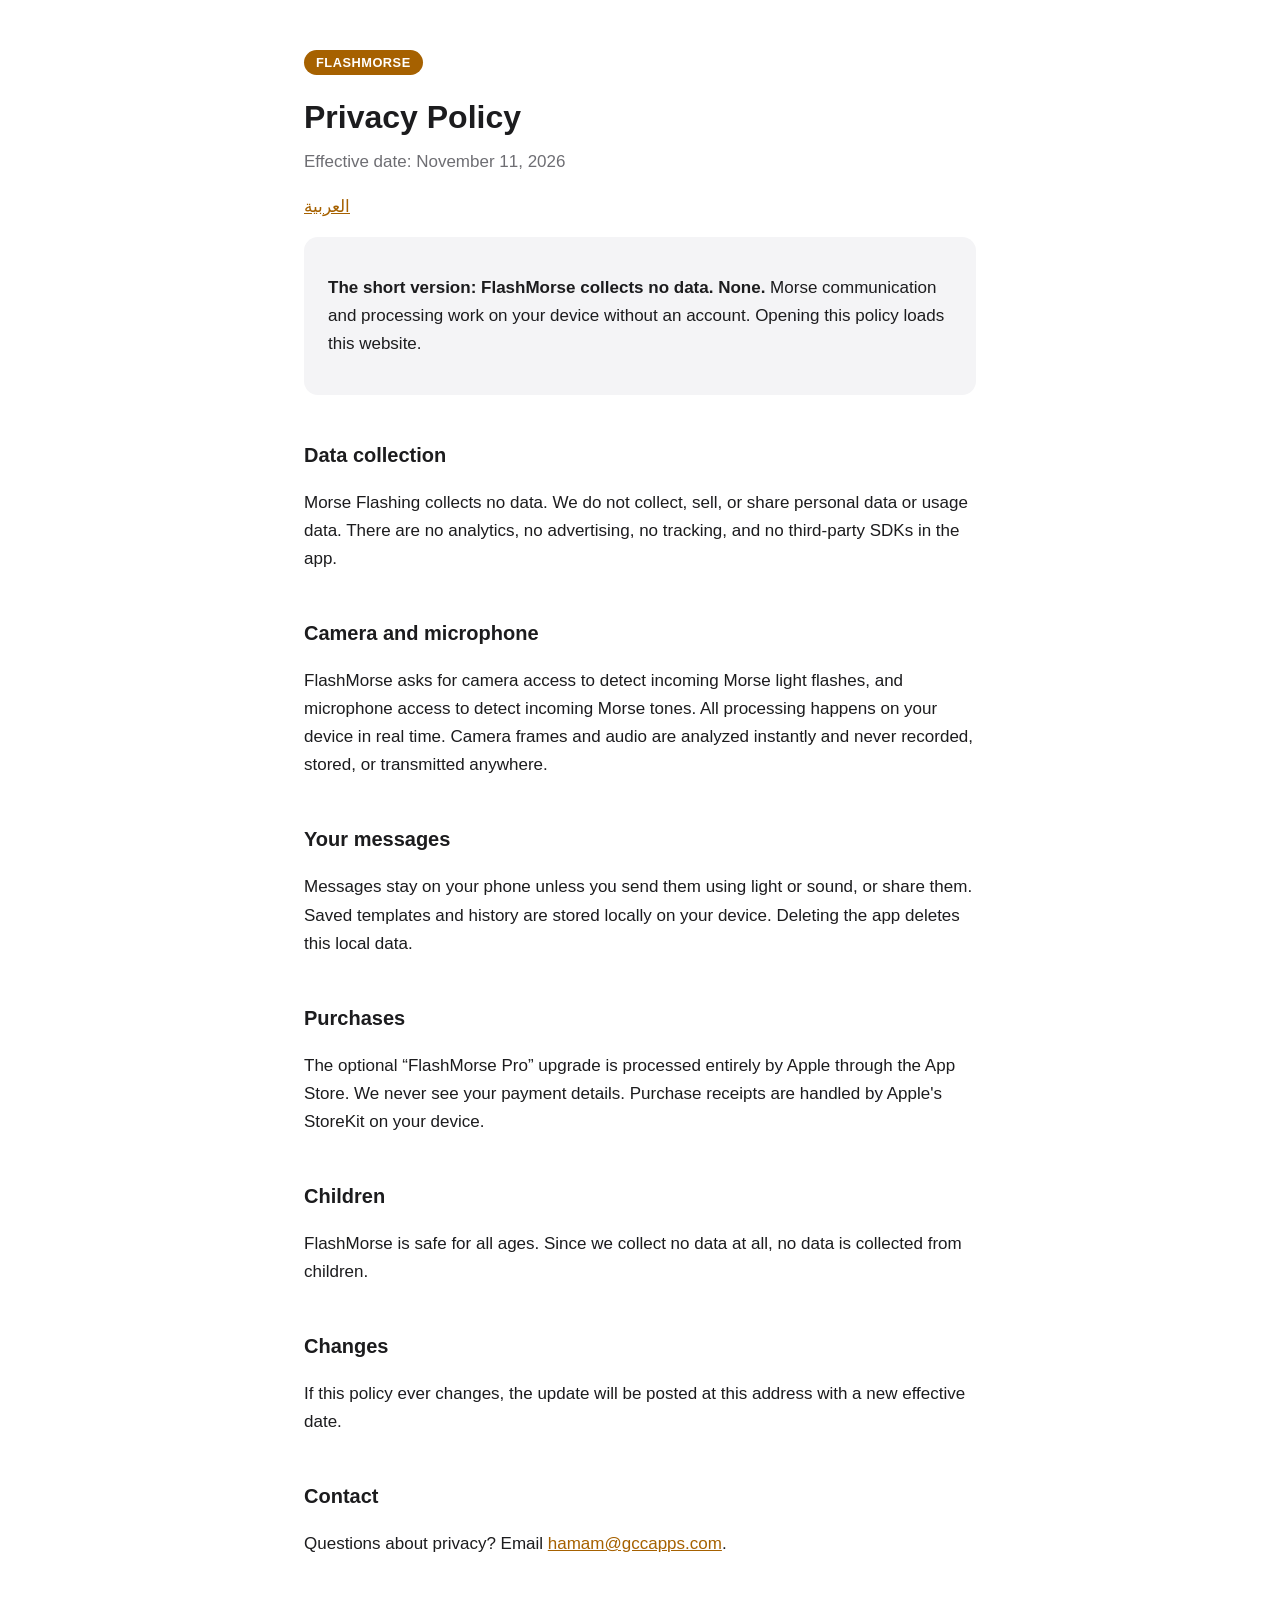
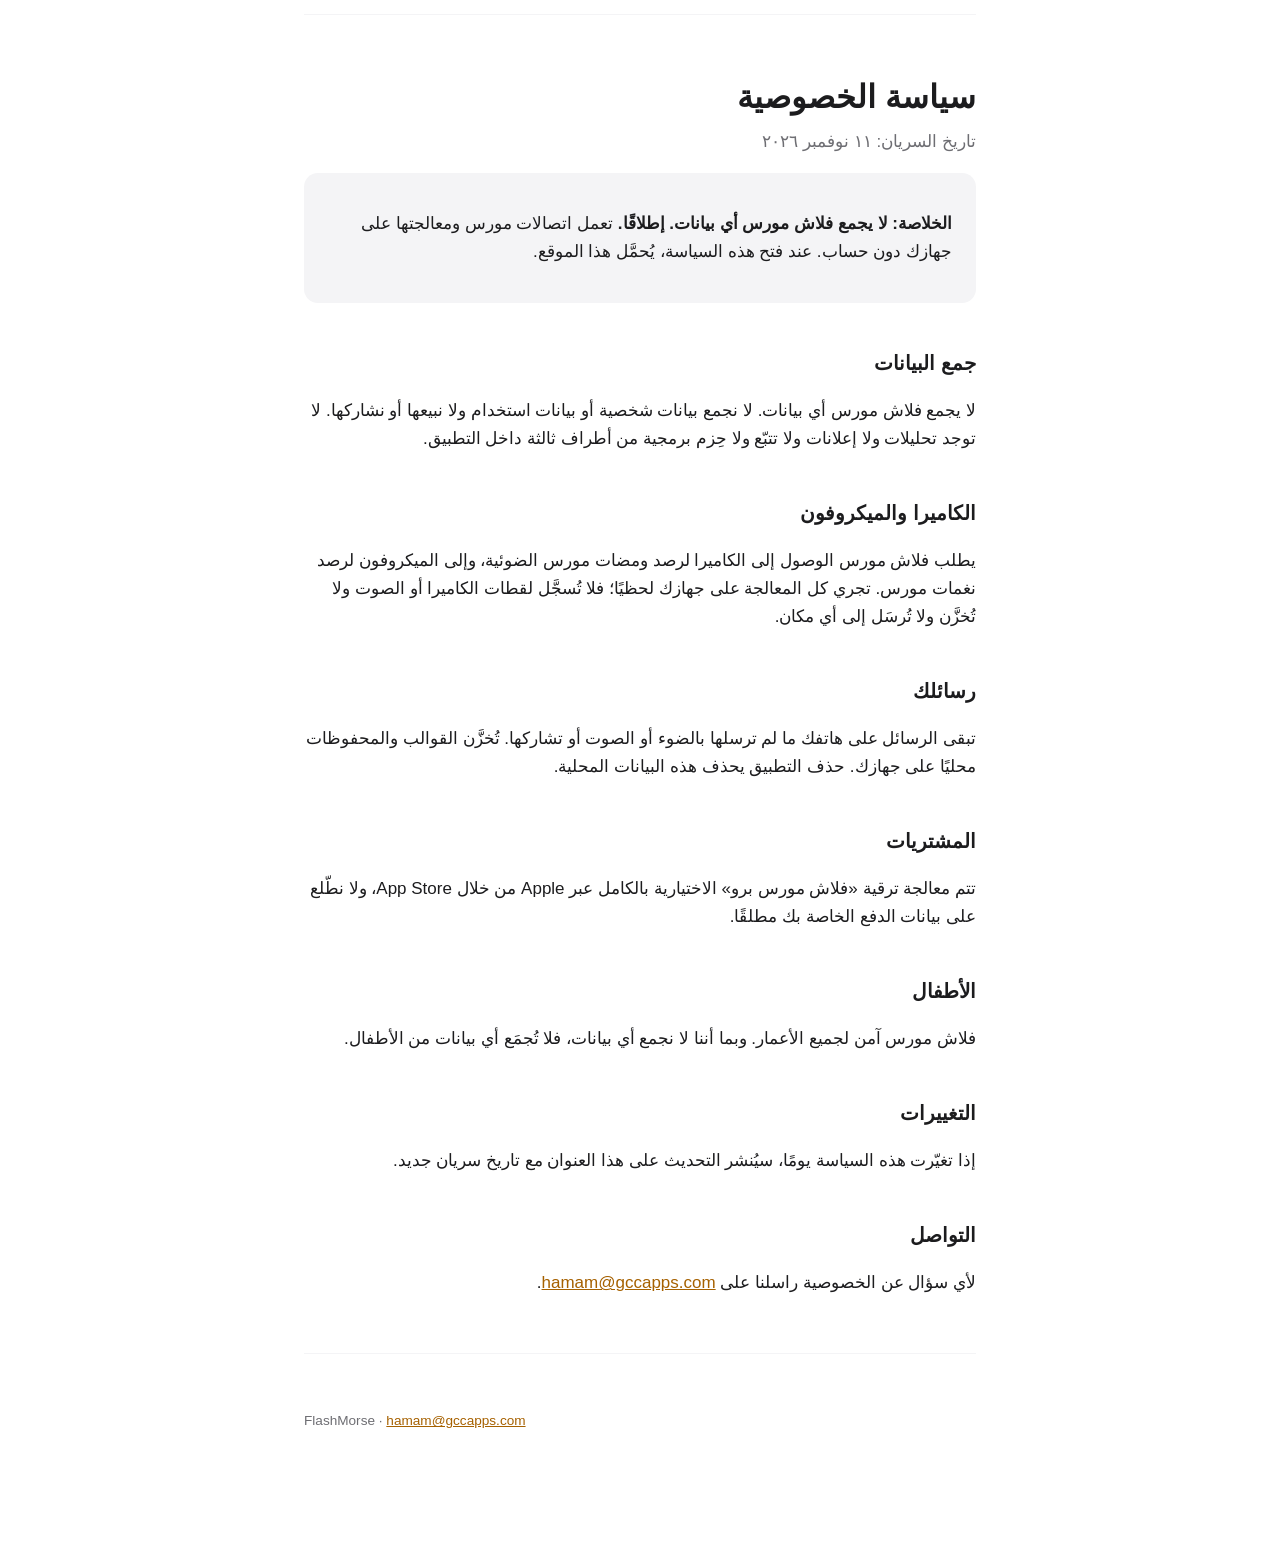
<file: index.html>
<!DOCTYPE html>
<html lang="en">
<head>
<meta charset="utf-8">
<meta http-equiv="refresh" content="0; url=privacy.html">
<title>FlashMorse — Privacy Policy</title>
<link rel="canonical" href="privacy.html">
</head>
<body>
<p><a href="privacy.html">FlashMorse Privacy Policy</a></p>
</body>
</html>
</file>
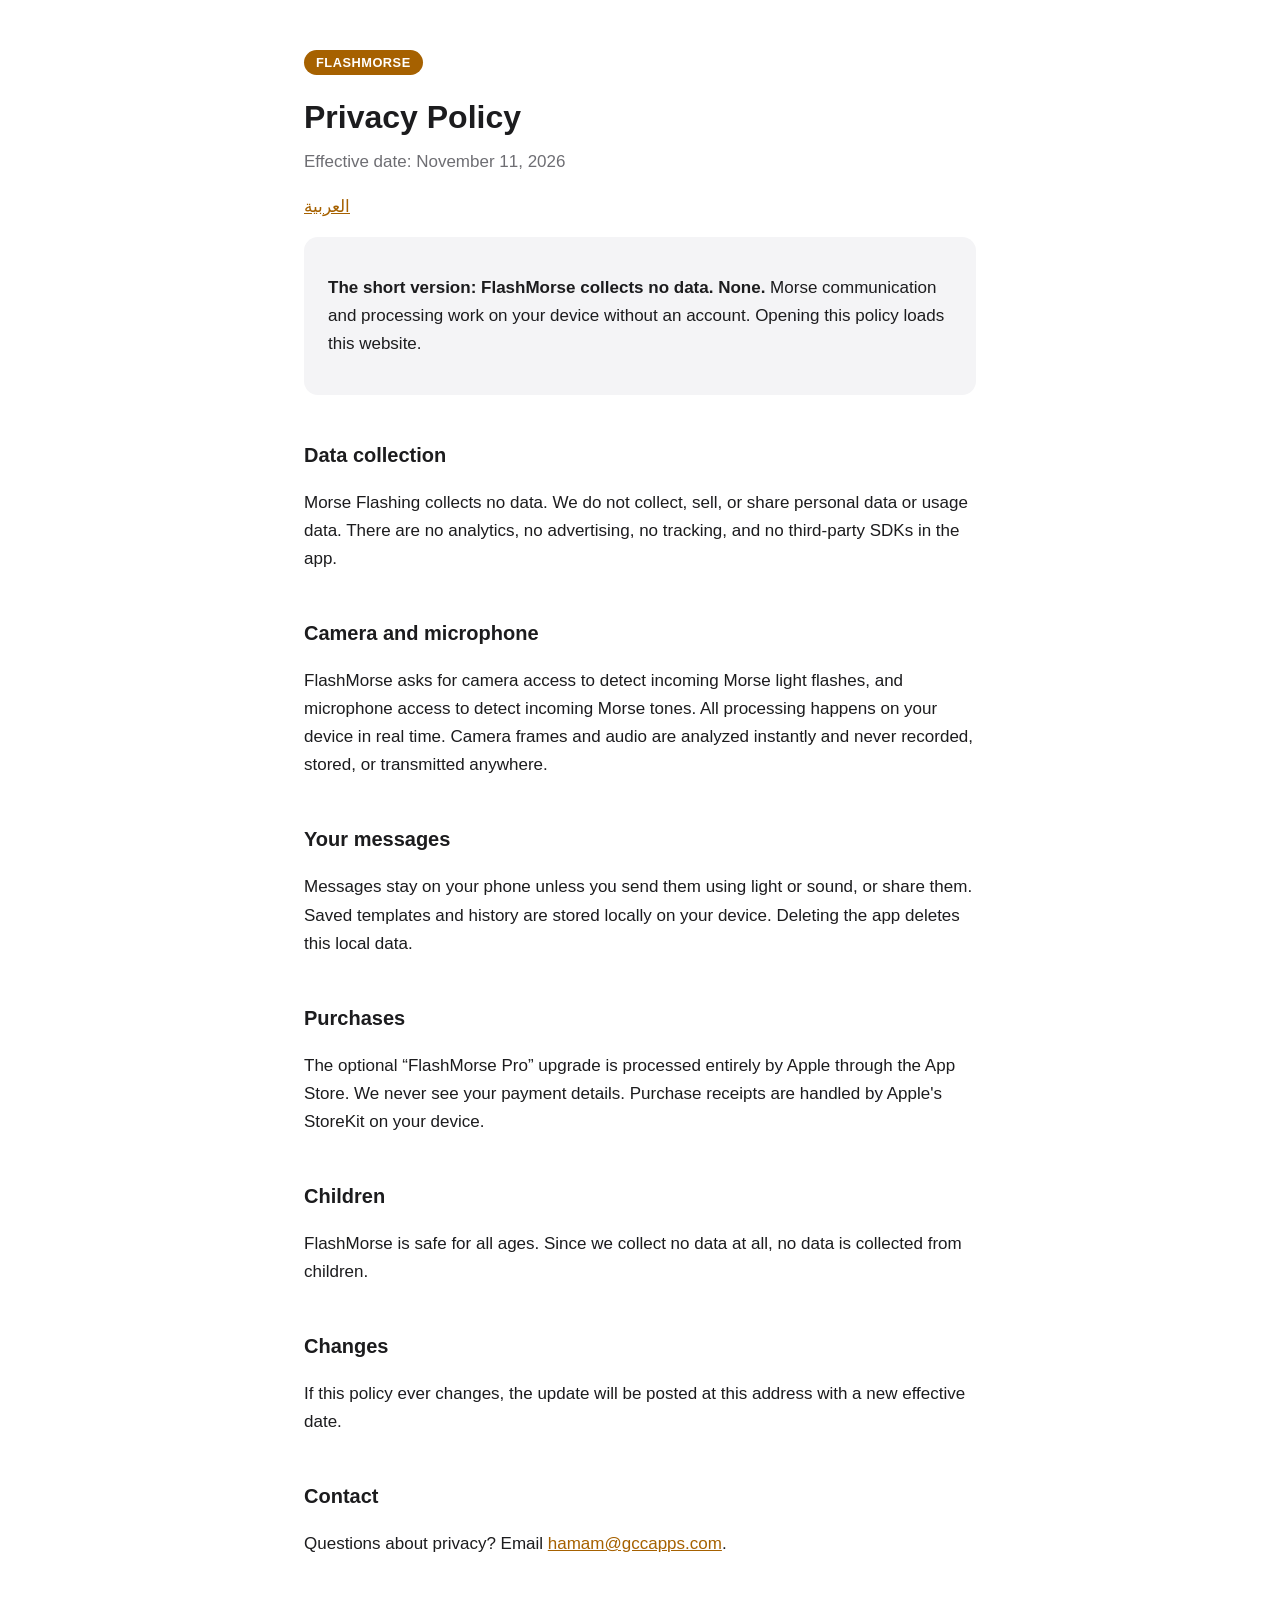
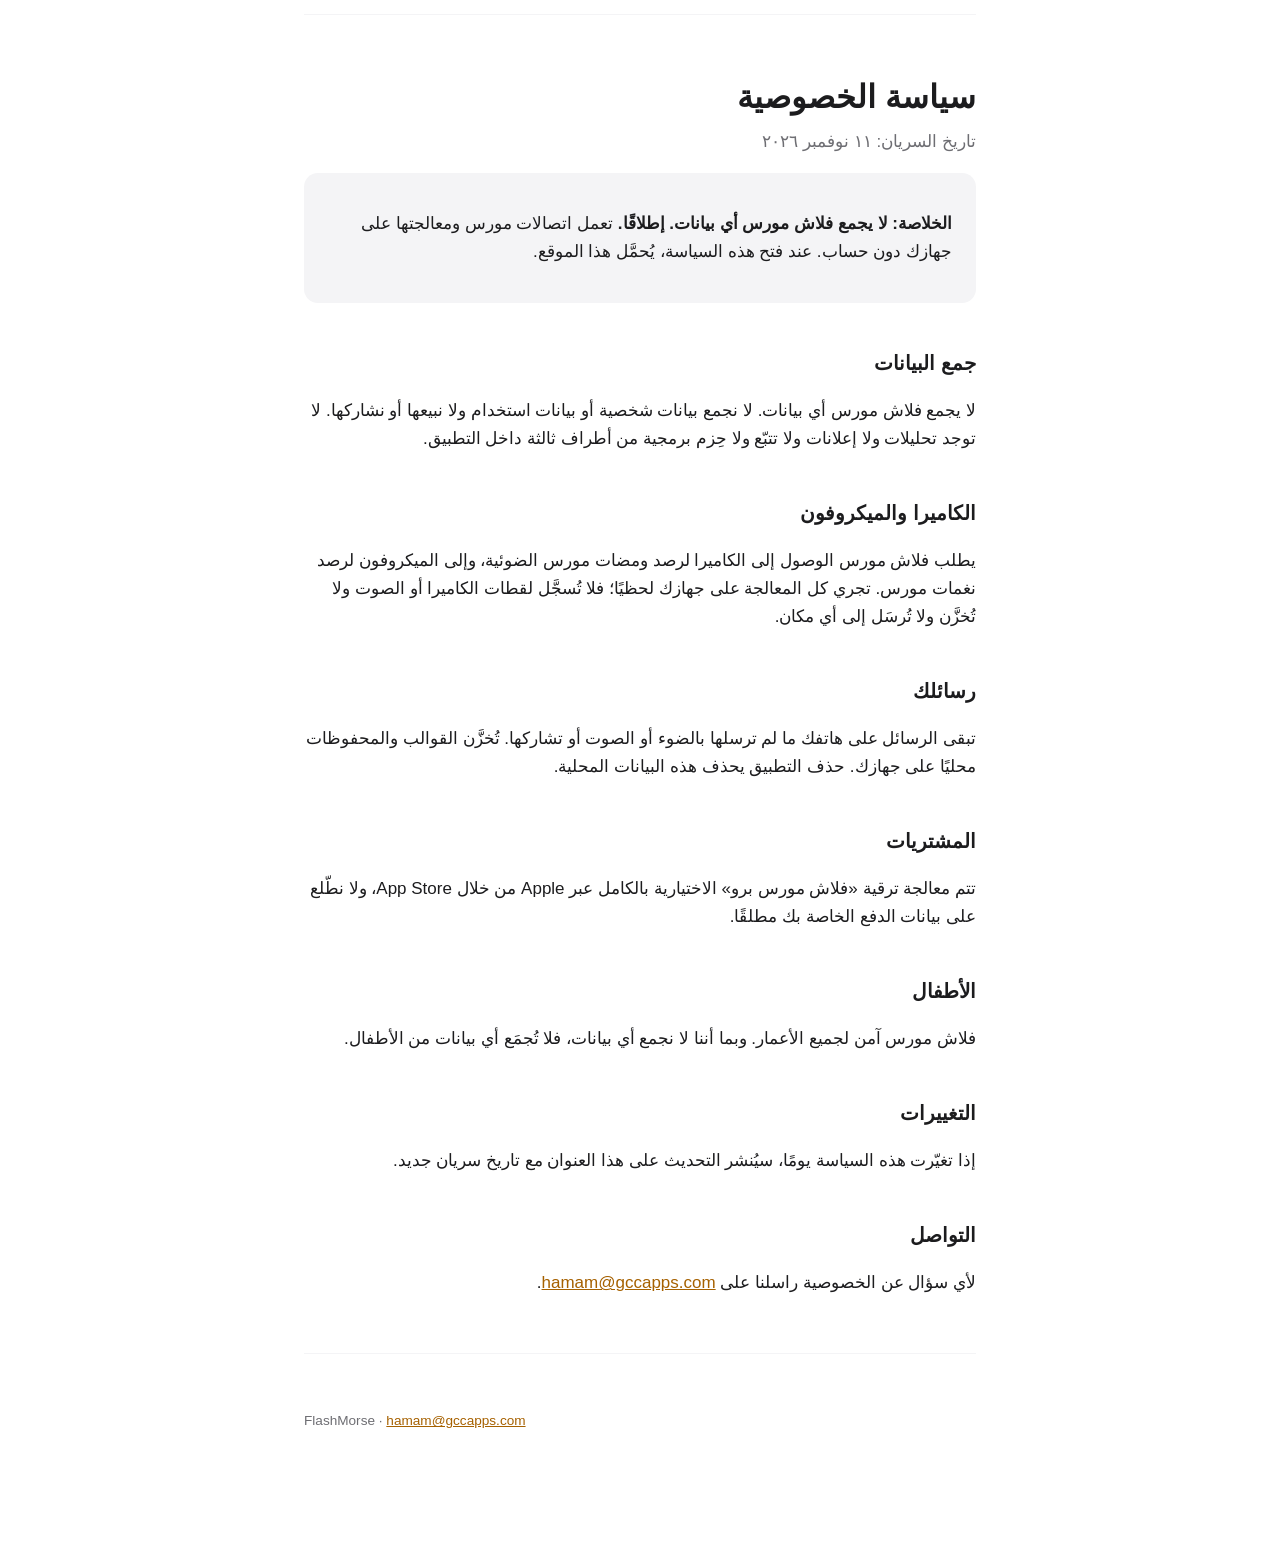
<file: privacy.html>
<!DOCTYPE html>
<html lang="en">
<head>
<meta charset="utf-8">
<meta name="viewport" content="width=device-width, initial-scale=1">
<title>FlashMorse — Privacy Policy</title>
<link rel="stylesheet" href="style.css">
</head>
<body>
<main>
  <span class="badge">FLASHMORSE</span>
  <h1>Privacy Policy</h1>
  <p class="tagline">Effective date: November 11, 2026</p>

  <nav><a href="#arabic">العربية</a></nav>

  <div class="card">
    <p><strong>The short version: FlashMorse collects no data. None.</strong> Morse communication and processing work on your device without an account. Opening this policy loads this website.</p>
  </div>

  <h2>Data collection</h2>
  <p>Morse Flashing collects no data. We do not collect, sell, or share personal data or usage data. There are no analytics, no advertising, no tracking, and no third-party SDKs in the app.</p>

  <h2>Camera and microphone</h2>
  <p>FlashMorse asks for camera access to detect incoming Morse light flashes, and microphone access to detect incoming Morse tones. All processing happens on your device in real time. Camera frames and audio are analyzed instantly and never recorded, stored, or transmitted anywhere.</p>

  <h2>Your messages</h2>
  <p>Messages stay on your phone unless you send them using light or sound, or share them. Saved templates and history are stored locally on your device. Deleting the app deletes this local data.</p>

  <h2>Purchases</h2>
  <p>The optional “FlashMorse Pro” upgrade is processed entirely by Apple through the App Store. We never see your payment details. Purchase receipts are handled by Apple's StoreKit on your device.</p>

  <h2>Children</h2>
  <p>FlashMorse is safe for all ages. Since we collect no data at all, no data is collected from children.</p>

  <h2>Changes</h2>
  <p>If this policy ever changes, the update will be posted at this address with a new effective date.</p>

  <h2>Contact</h2>
  <p>Questions about privacy? Email <a href="mailto:hamam@gccapps.com">hamam@gccapps.com</a>.</p>

  <hr>

  <section id="arabic" dir="rtl" lang="ar">
    <h1>سياسة الخصوصية</h1>
    <p class="tagline">تاريخ السريان: ١١ نوفمبر ٢٠٢٦</p>

    <div class="card">
      <p><strong>الخلاصة: لا يجمع فلاش مورس أي بيانات. إطلاقًا.</strong> تعمل اتصالات مورس ومعالجتها على جهازك دون حساب. عند فتح هذه السياسة، يُحمَّل هذا الموقع.</p>
    </div>

    <h2>جمع البيانات</h2>
    <p>لا يجمع فلاش مورس أي بيانات. لا نجمع بيانات شخصية أو بيانات استخدام ولا نبيعها أو نشاركها. لا توجد تحليلات ولا إعلانات ولا تتبّع ولا حِزم برمجية من أطراف ثالثة داخل التطبيق.</p>

    <h2>الكاميرا والميكروفون</h2>
    <p>يطلب فلاش مورس الوصول إلى الكاميرا لرصد ومضات مورس الضوئية، وإلى الميكروفون لرصد نغمات مورس. تجري كل المعالجة على جهازك لحظيًا؛ فلا تُسجَّل لقطات الكاميرا أو الصوت ولا تُخزَّن ولا تُرسَل إلى أي مكان.</p>

    <h2>رسائلك</h2>
    <p>تبقى الرسائل على هاتفك ما لم ترسلها بالضوء أو الصوت أو تشاركها. تُخزَّن القوالب والمحفوظات محليًا على جهازك. حذف التطبيق يحذف هذه البيانات المحلية.</p>

    <h2>المشتريات</h2>
    <p>تتم معالجة ترقية «فلاش مورس برو» الاختيارية بالكامل عبر Apple من خلال App Store، ولا نطّلع على بيانات الدفع الخاصة بك مطلقًا.</p>

    <h2>الأطفال</h2>
    <p>فلاش مورس آمن لجميع الأعمار. وبما أننا لا نجمع أي بيانات، فلا تُجمَع أي بيانات من الأطفال.</p>

    <h2>التغييرات</h2>
    <p>إذا تغيّرت هذه السياسة يومًا، سيُنشر التحديث على هذا العنوان مع تاريخ سريان جديد.</p>

    <h2>التواصل</h2>
    <p>لأي سؤال عن الخصوصية راسلنا على <a href="mailto:hamam@gccapps.com">hamam@gccapps.com</a>.</p>
  </section>

  <hr>
  <footer>
    <p>FlashMorse · <a href="mailto:hamam@gccapps.com">hamam@gccapps.com</a></p>
  </footer>
</main>
</body>
</html>
</file>
<file: style.css>
:root {
  --bg: #ffffff;
  --panel: #f4f4f6;
  --text: #1c1c1e;
  --muted: #6e6e73;
  --accent: #a66100;
  color-scheme: light dark;
}
@media (prefers-color-scheme: dark) {
  :root {
    --bg: #000000;
    --panel: #1c1c1e;
    --text: #f2f2f7;
    --muted: #98989e;
    --accent: #ffd60a;
  }
}
* { box-sizing: border-box; }
body {
  margin: 0;
  background: var(--bg);
  color: var(--text);
  font: 17px/1.65 -apple-system, BlinkMacSystemFont, "Segoe UI", Roboto, "Noto Sans Arabic", sans-serif;
}
main { max-width: 720px; margin: 0 auto; padding: 48px 24px 96px; }
h1 { font-size: 2rem; margin: 0 0 4px; }
h2 { font-size: 1.25rem; margin-top: 2.2em; }
.tagline { color: var(--muted); margin-top: 0; }
.badge {
  display: inline-block; background: var(--accent); color: var(--bg);
  font-weight: 700; font-size: 0.8rem; border-radius: 999px;
  padding: 2px 12px; margin-bottom: 16px; letter-spacing: 0.04em;
}
.card { background: var(--panel); border-radius: 14px; padding: 20px 24px; margin: 16px 0; }
a { color: var(--accent); }
.morse { color: var(--accent); font-family: ui-monospace, monospace; font-weight: 700; letter-spacing: 0.1em; }
[dir="rtl"] { text-align: right; }
hr { border: none; border-top: 1px solid var(--panel); margin: 56px 0; }
footer { color: var(--muted); font-size: 0.85rem; }
nav a { margin-inline-end: 16px; }
</file>
